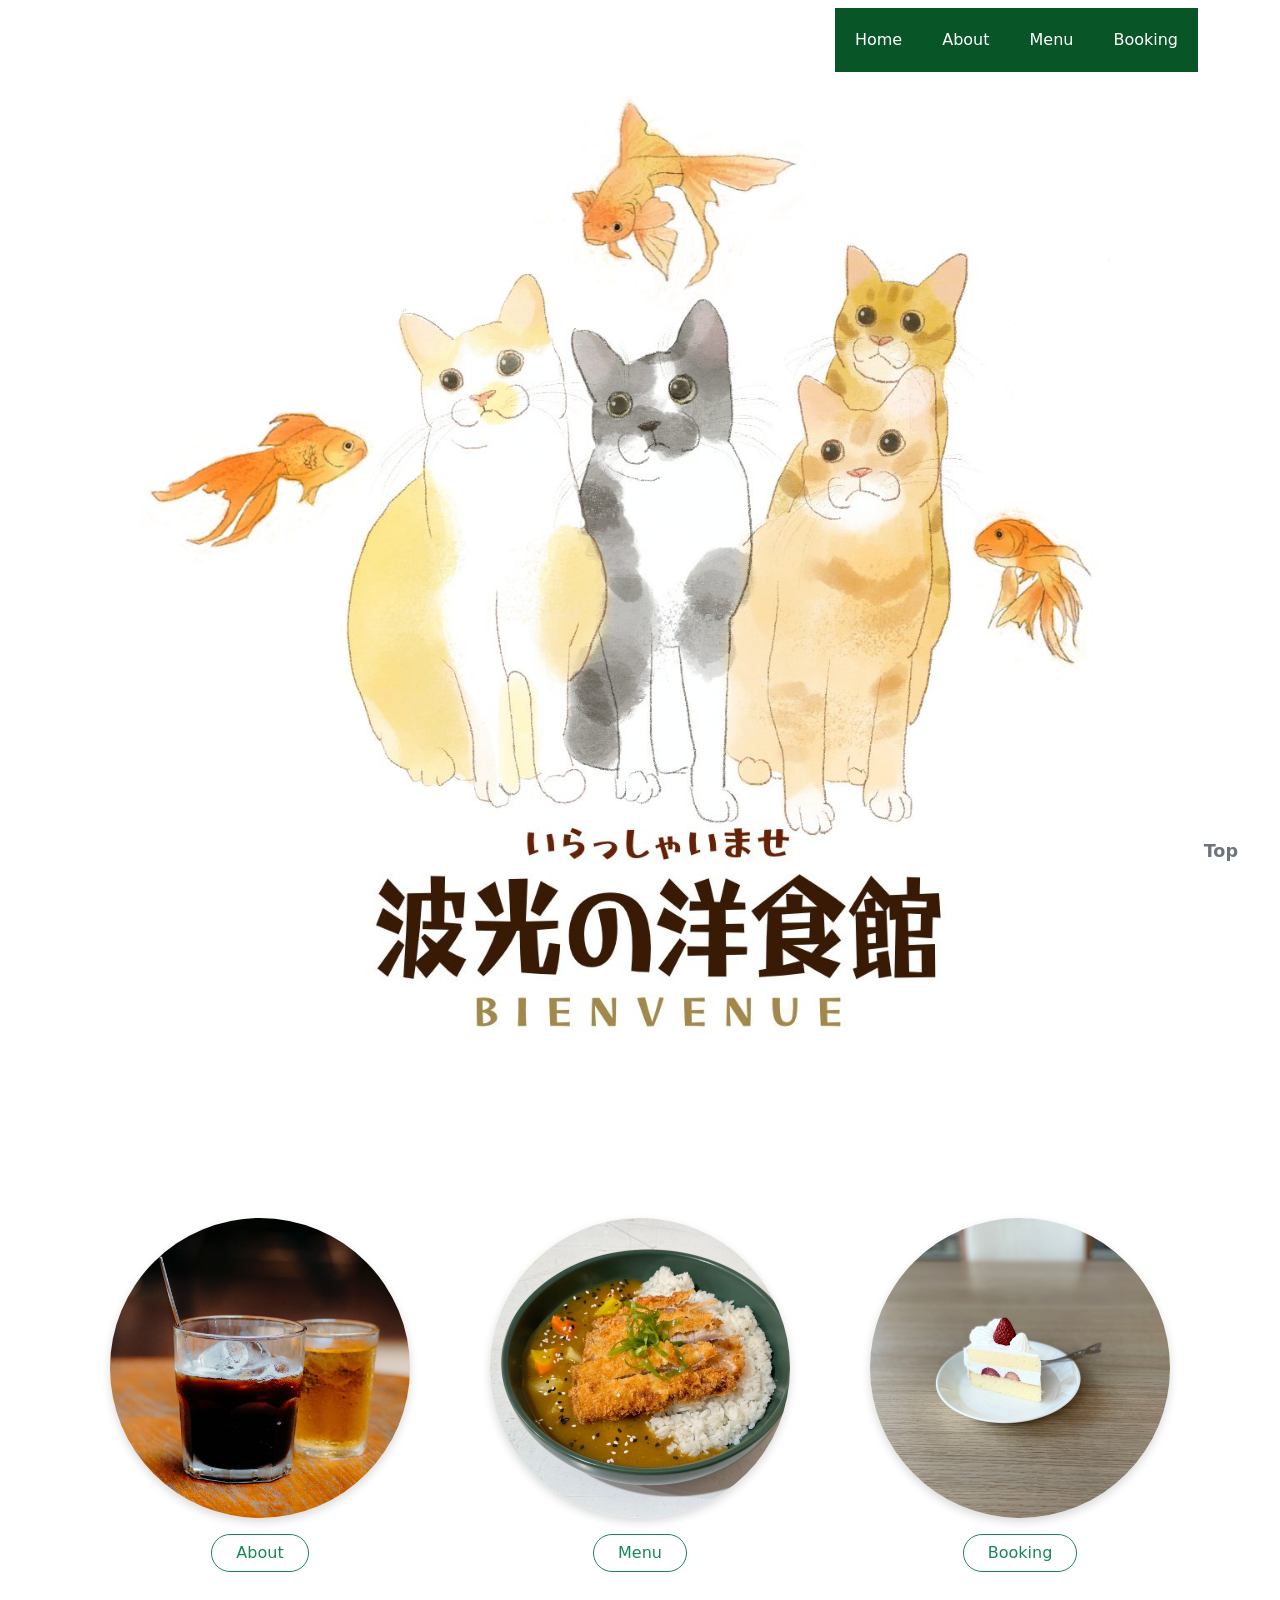
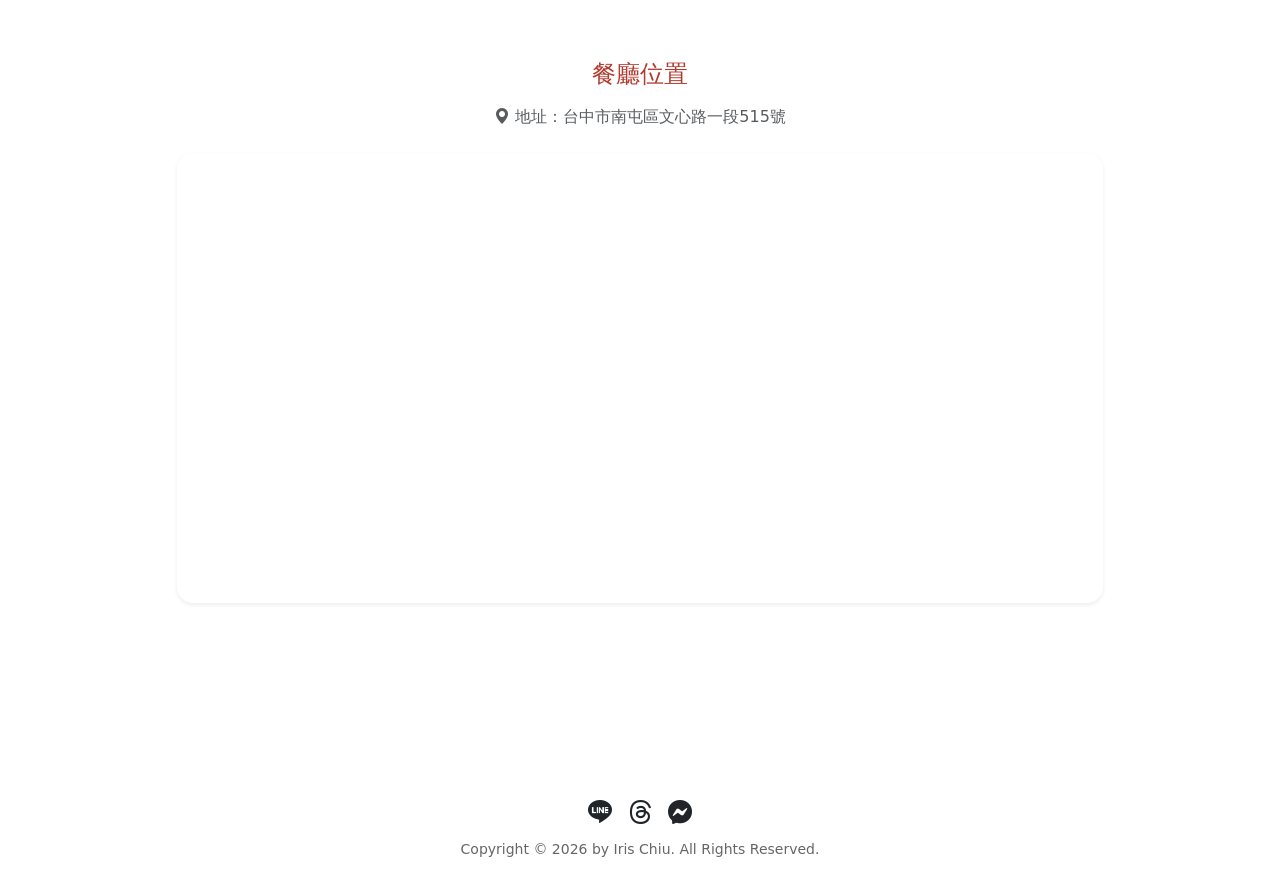
<file: index.html>
<!DOCTYPE html>
<html lang="zh-Hant">

<head>
    <meta charset="UTF-8">
    <meta name="viewport" content="width=device-width, initial-scale=1.0">
    <title>波光の洋食館 | Home</title>

    <link rel="icon" href="./image/egg-fried.svg">
    <link href="https://cdn.jsdelivr.net/npm/bootstrap@5.3.8/dist/css/bootstrap.min.css" rel="stylesheet"
        integrity="sha384-sRIl4kxILFvY47J16cr9ZwB07vP4J8+LH7qKQnuqkuIAvNWLzeN8tE5YBujZqJLB" crossorigin="anonymous">
    <link rel="stylesheet" href="https://cdn.jsdelivr.net/npm/bootstrap-icons@1.13.1/font/bootstrap-icons.min.css">
    <link rel="stylesheet" href="./navStyle.css">
    <link rel="stylesheet" href="./myStyle.css">
</head>

<body>

    <!-- 導覽列 -->
    <div>
        <nav class="navbar navbar-expand-lg fixed-top">
            <div class="container d-flex justify-content-end">
                <ul class="navBar d-flex list-unstyled m-0">
                    <li><a href="./index.html" class="nav-link">Home</a></li>
                    <li><a href="./about.html" class="nav-link">About</a></li>
                    <li><a href="./menu.html" class="nav-link">Menu</a></li>
                    <li><a href="./booking.html" class="nav-link">Booking</a></li>
                </ul>
            </div>
        </nav>
        <div class="container" style="padding-top: 50px;"></div>
    </div>

    <br>


    <div class="container text-center">
        <img class="img-fluid" src="./image/welcome.jpg" style="width:100%; max-width:1000px; height:auto;" alt="歡迎光臨波光の洋食館">
    </div>


    <br><br><br><br>


    <div class="container text-center my-5">
        <div class="row">
            <div class="col-lg-4 col-md-12 mb-4">
                <figure class="figure d-flex flex-column align-items-center">
                    <a href="./about.html">
                        <img class="figure-img img-fluid rounded-circle circle-img" src="./image/coffee.jpg"
                            alt="About關於我們">
                    </a>
                    <figcaption class="figure-caption mt-2">
                        <a href="./about.html" class="btn btn-outline-success rounded-pill px-4 myBtn">About</a>
                    </figcaption>
                </figure>
            </div>

            <div class="col-lg-4 col-md-12 mb-4">
                <figure class="figure d-flex flex-column align-items-center">
                    <a href="./menu.html">
                        <img class="figure-img img-fluid rounded-circle circle-img" src="./image/currytonkatsu2.jpg"
                            alt="Menu菜單">
                    </a>
                    <figcaption class="figure-caption mt-2">
                        <a href="./menu.html" class="btn btn-outline-success rounded-pill px-4">Menu</a>
                    </figcaption>
                </figure>
            </div>

            <div class="col-lg-4 col-md-12 mb-4">
                <figure class="figure d-flex flex-column align-items-center">
                    <a href="./booking.html">
                        <img class="figure-img img-fluid rounded-circle circle-img" src="./image/cake.jpg"
                            alt="Booking立即訂位">
                    </a>
                    <figcaption class="figure-caption mt-2">
                        <a href="./booking.html" class="btn btn-outline-success rounded-pill px-4">Booking</a>
                    </figcaption>
                </figure>
            </div>
        </div>
    </div>



    <div class="container my-5">
        <div class="row justify-content-center">
            <div class="col-lg-10 text-center">

                <h4 class="mb-3" style="color:#B23A2F;">餐廳位置</h4>
                <p class=" text-muted mb-4"><i class="bi bi-geo-alt-fill"></i> 地址：台中市南屯區文心路一段515號</p>

                    <div class="map-container shadow-sm rounded-4 overflow-hidden">

                        <iframe
                            src="https://www.google.com/maps/embed?pb=!1m18!1m12!1m3!1d58246.48222173293!2d120.65233659999998!3d24.15752035!2m3!1f0!2f0!3f0!3m2!1i1024!2i768!4f13.1!3m3!1m2!1s0x34693d9443abb40b%3A0x341dfb998d9c79cd!2z5rC05a6J5a6u!5e0!3m2!1szh-TW!2stw!4v1784685748937!5m2!1szh-TW!2stw"
                            width="100%" height="450" style="border:0;" allowfullscreen="" loading="lazy"
                            title="波光の洋食館 地圖位置"
                            referrerpolicy="no-referrer-when-downgrade">
                        </iframe>
                    </div>
            </div>
        </div>
    </div>

    <br><br><br><br><br>

    <a href="#" class="btn back-to-top">Top</a>

    <footer class="text-center my-4">
        <div class="mb-2">
            <div class="d-flex justify-content-center gap-3 fs-4">
                <i class="bi bi-line"></i>
                <i class="bi bi-threads"></i>
                <i class="bi bi-messenger"></i>
            </div>
        </div>

        <p class="copyright m-0">
            Copyright &copy; <span id="current-year"></span> by Iris Chiu. All Rights Reserved.
        </p>
    </footer>



    <script>
        document.getElementById("current-year").textContent = new Date().getFullYear();
    </script>

    <script src="./js/bootstrap.bundle.min.js"></script>
</body>

</html>
</file>
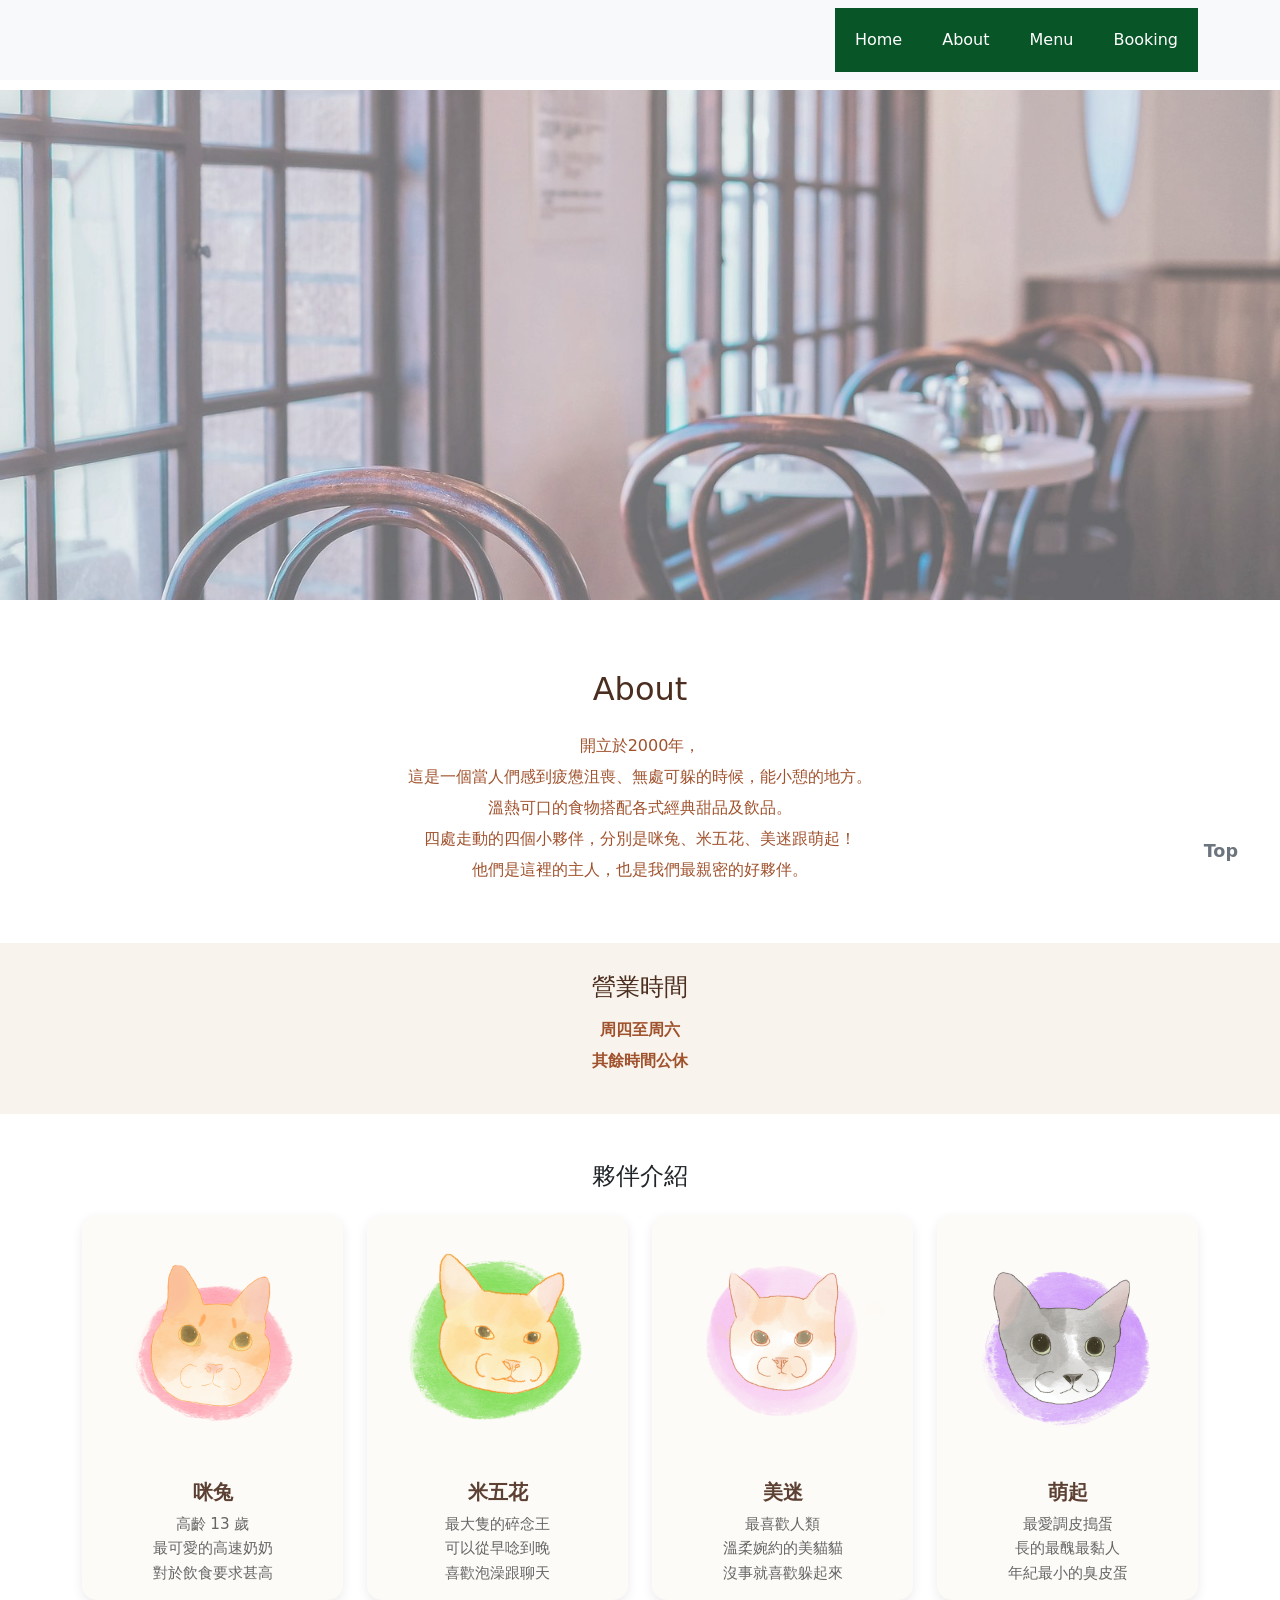
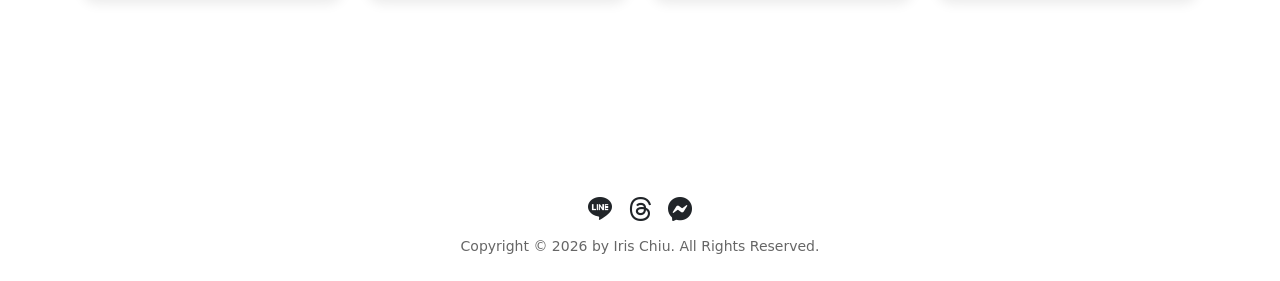
<file: about.html>
<!DOCTYPE html>
<html lang="zh-Hant">

<head>
    <meta charset="UTF-8">
    <meta name="viewport" content="width=device-width, initial-scale=1.0">
    <title>波光の洋食館 | About</title>

    <link rel="icon" href="./image/egg-fried.svg">

    <link href="https://cdn.jsdelivr.net/npm/bootstrap@5.3.3/dist/css/bootstrap.min.css" rel="stylesheet">

    <link rel="stylesheet" href="https://cdn.jsdelivr.net/npm/bootstrap-icons@1.13.1/font/bootstrap-icons.min.css">
    <link rel="stylesheet" href="./navStyle.css">
    <link rel="stylesheet" href="./myStyle.css">

</head>

<body>
    <div>
        <nav class="navbar navbar-expand-lg bg-light fixed-top">
            <div class="container d-flex justify-content-end">
                <ul class="navBar d-flex list-unstyled m-0">
                    <li><a href="./index.html" class="nav-link">Home</a></li>
                    <li><a href="./about.html" class="nav-link">About</a></li>
                    <li><a href="./menu.html" class="nav-link">Menu</a></li>
                    <li><a href="./booking.html" class="nav-link">Booking</a></li>
                </ul>
            </div>
        </nav>
        <div class="container" style="padding-top: 70px;"></div>
    </div>


    <div>
        <div class="welcome">
            <img src="./image/coffeeshop.jpg" alt="歡迎光臨" style="opacity: 0.7;">
        </div>

        <div class="aboutText">
            <h3>About</h3>
            <p>開立於2000年，</p>
            <p>這是一個當人們感到疲憊沮喪、無處可躲的時候，能小憩的地方。</p>
            <p>溫熱可口的食物搭配各式經典甜品及飲品。</p>
            <p>四處走動的四個小夥伴，分別是咪兔、米五花、美迷跟萌起！</p>
            <p>他們是這裡的主人，也是我們最親密的好夥伴。</p>

        </div>
        <div class="aboutHours">
            <h4>營業時間</h4>
            <p>周四至周六</p>
            <p>其餘時間公休</p>
        </div>
    </div>


    <div class="container my-5">
        <h4 class="text-center mb-4">夥伴介紹</h4>

        <div class="row g-4">
            <div class="col-lg-3 col-sm-6">
                <div class="staffCard">
                    <div class="card-img-wrapper">
                        <img src="./image/Me_too.png" class="img-main" alt="咪兔預設圖">
                        <img src="./image/metoo.JPG" class="img-hover" alt="咪兔懸停圖">
                    </div>
                    <div class="staffInfo">
                        <h5>咪兔</h5>
                        <p>高齡 13 歲<br>最可愛的高速奶奶<br>對於飲食要求甚高</p>
                    </div>
                </div>
            </div>

            <div class="col-lg-3 col-sm-6">
                <div class="staffCard">
                    <div class="card-img-wrapper">
                        <img src="./image/Flower.png" class="img-main" alt="米五花預設圖">
                        <img src="./image/flower.JPG" class="img-hover" alt="米五花懸停圖">
                    </div>
                    <div class="staffInfo">
                        <h5>米五花</h5>
                        <p>最大隻的碎念王<br>可以從早唸到晚<br>喜歡泡澡跟聊天</p>
                    </div>
                </div>
            </div>

            <div class="col-lg-3 col-sm-6">
                <div class="staffCard">
                    <div class="card-img-wrapper">
                        <img src="./image/Pretty.png" class="img-main" alt="美迷預設圖">
                        <img src="./image/pretty.jpg" class="img-hover" alt="美迷懸停圖">
                    </div>
                    <div class="staffInfo">
                        <h5>美迷</h5>
                        <p>最喜歡人類<br>溫柔婉約的美貓貓<br>沒事就喜歡躲起來</p>
                    </div>
                </div>
            </div>

            <div class="col-lg-3 col-sm-6">
                <div class="staffCard">
                    <div class="card-img-wrapper">
                        <img src="./image/Monmouth.png" class="img-main" alt="萌起預設圖">
                        <img src="./image/monchi.JPG" class="img-hover" alt="萌起懸停圖">
                    </div>
                    <div class="staffInfo">
                        <h5>萌起</h5>
                        <p>最愛調皮搗蛋<br>長的最醜最黏人<br>年紀最小的臭皮蛋</p>
                    </div>
                </div>
            </div>
        </div>
    </div>


   
    <br><br><br><br><br>

    <a href="#" class="btn back-to-top">Top</a>

    <footer class="text-center my-4">
        <div class="mb-2">
            <div class="d-flex justify-content-center gap-3 fs-4">
                <i class="bi bi-line"></i>
                <i class="bi bi-threads"></i>
                <i class="bi bi-messenger"></i>
            </div>
        </div>

        <p class="copyright m-0">
            Copyright &copy; <span id="current-year"></span> by Iris Chiu. All Rights Reserved.
        </p>
    </footer>

    <script>
        document.getElementById('current-year').textContent = new Date().getFullYear();
    </script>

</body>

</html>
</file>
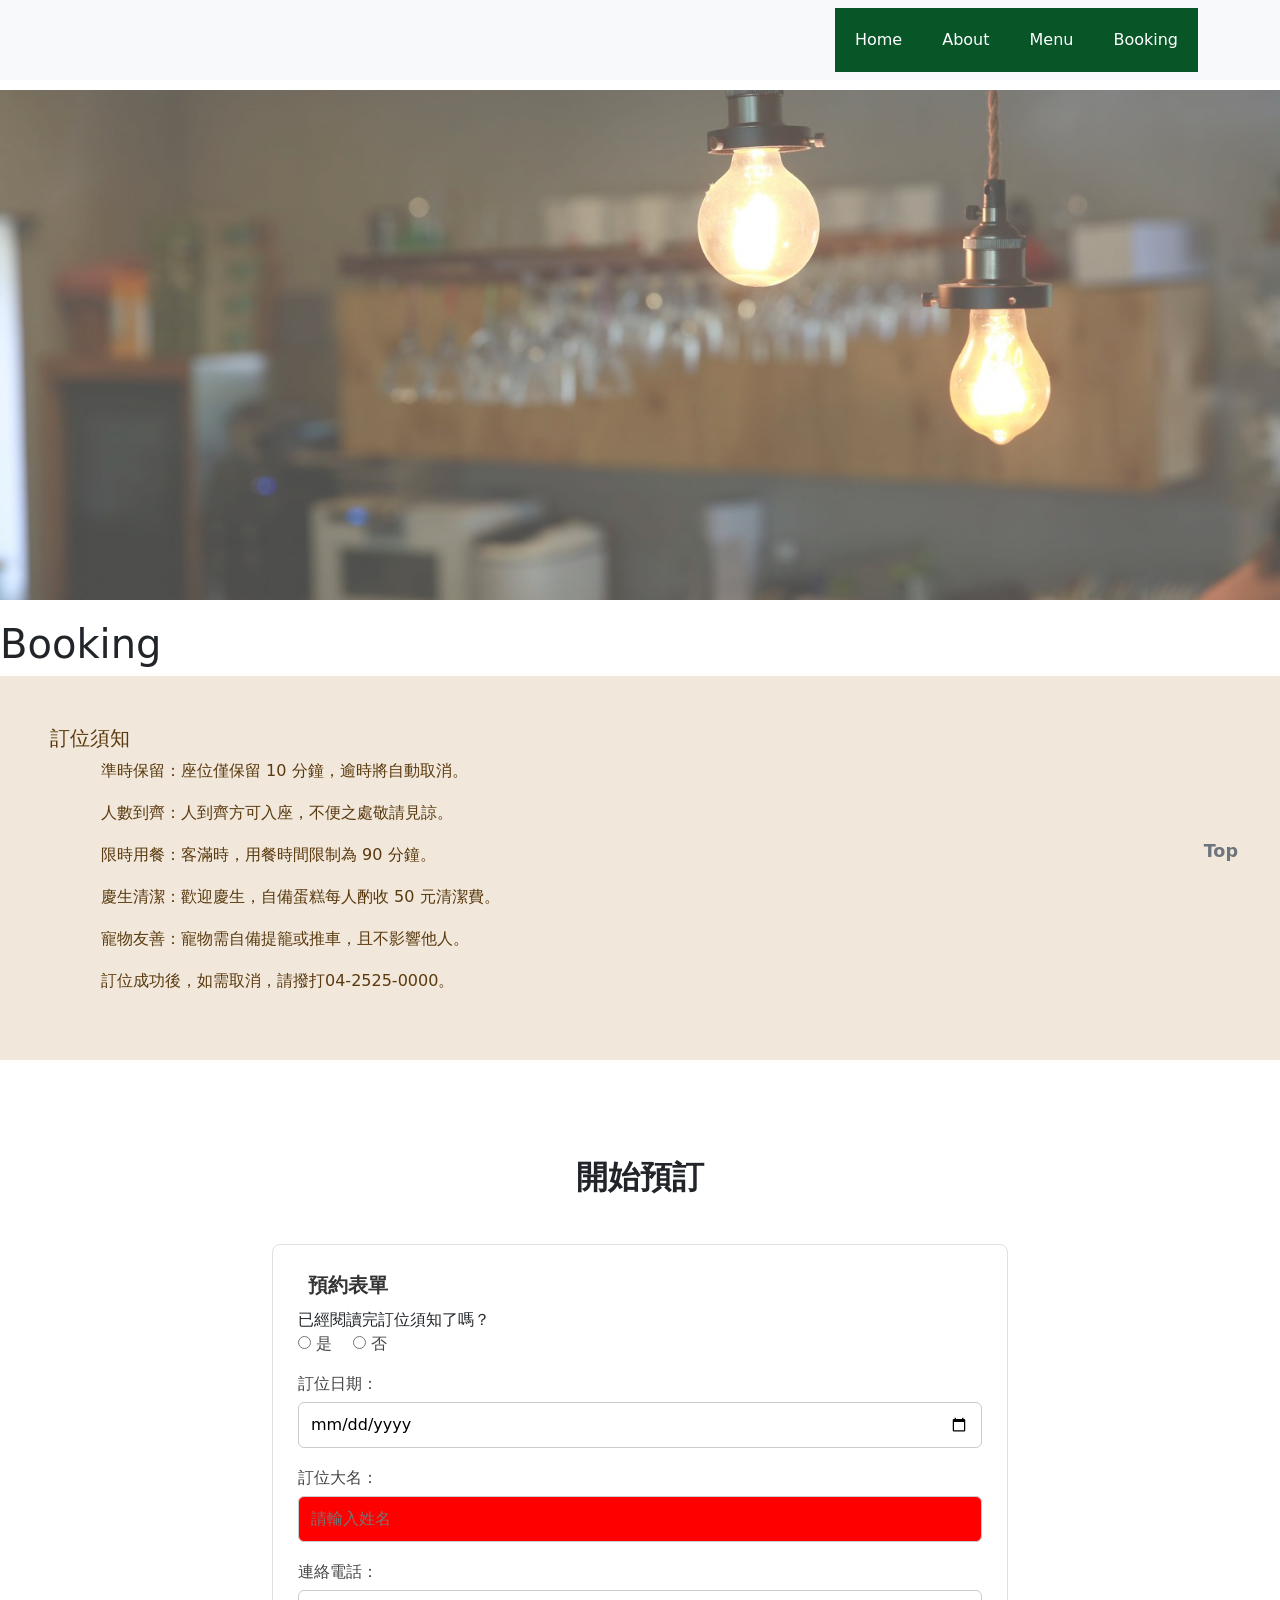
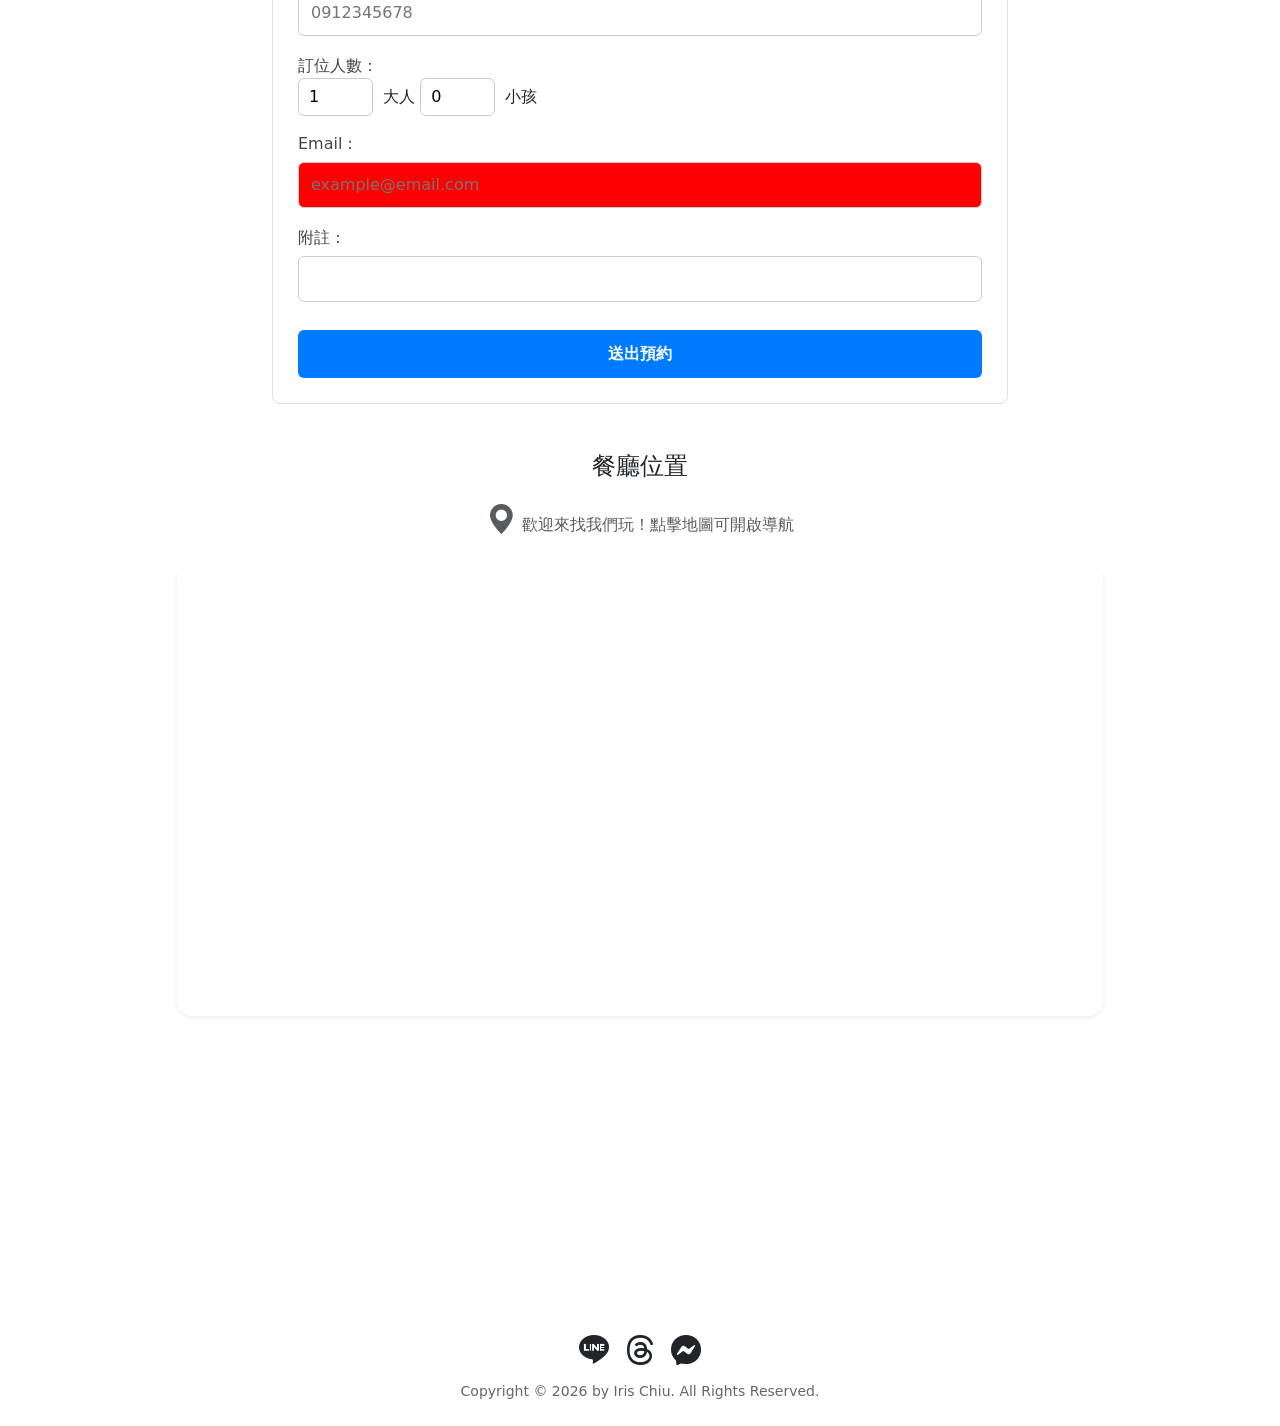
<file: booking.html>
<!DOCTYPE html>
<html lang="zh-Hant">

<head>
    <meta charset="UTF-8">
    <meta name="viewport" content="width=device-width, initial-scale=1.0">
    <title>波光の洋食館 | Booking</title>
    <link rel="icon" href="./image/egg-fried.svg">


    <link href="https://cdn.jsdelivr.net/npm/bootstrap@5.3.3/dist/css/bootstrap.min.css" rel="stylesheet">
    <link rel="stylesheet" href="https://cdn.jsdelivr.net/npm/bootstrap-icons@1.13.1/font/bootstrap-icons.min.css">
    <link rel="stylesheet" href="./navStyle.css">
    <link rel="stylesheet" href="./myStyle.css">

    <style>
        i {
            font-size: 30px;
        }


        i:hover {
            color: rgb(141, 28, 20);
        }

        input [type="radio"] {
            cursor: pointer;
        }

        input[type="email"]:valid,
        input[type="text"]:vaild {
            background-color: green;
        }

        input[type="email"]:invalid,
        input[type="text"]:invalid {
            background-color: red;
        }

        .myRule {
            background-color: rgb(241, 232, 219);
            color: #5a390e;
            margin-bottom: 50px;
            padding: 50px;
        }

        .myRule p {
            padding: 1px;
            margin-left: 50px;
        }

        .div booking {
            background: #eaf8e7;
            font-style: bold;
            font-size: 16px;
        }
    </style>



</head>

<body>

    <div>
        <nav class="navbar navbar-expand-lg bg-light fixed-top">
            <div class="container d-flex justify-content-end">
                <ul class="navBar d-flex list-unstyled m-0">
                    <li><a href="./index.html" class="nav-link">Home</a></li>
                    <li><a href="./about.html" class="nav-link">About</a></li>
                    <li><a href="./menu.html" class="nav-link">Menu</a></li>
                    <li><a href="./booking.html" class="nav-link">Booking</a></li>
                </ul>
            </div>
        </nav>
        <div class="container" style="padding-top: 70px;"></div>
    </div>

    <div class="welcome">
        <img src="./image/bookingpage.jpg" alt="預定頁面" style="opacity: 0.7;">
    </div>

    <div>
        <h1>Booking</h1>

        <div class="myRule">
            <h5>訂位須知</h5>
            <p>準時保留：座位僅保留 10 分鐘，逾時將自動取消。</p>
            <p>人數到齊：人到齊方可入座，不便之處敬請見諒。</p>
            <p>限時用餐：客滿時，用餐時間限制為 90 分鐘。</p>
            <p>慶生清潔：歡迎慶生，自備蛋糕每人酌收 50 元清潔費。</p>
            <p>寵物友善：寵物需自備提籠或推車，且不影響他人。</p>
            <p>訂位成功後，如需取消，請撥打04-2525-0000。</p>

        </div>
    </div>

    <br><br>

    <div class="w-100">
        <h2 class="text-center" style="font-weight: bold;">開始預訂</h2>
    </div>
    <div>



    </div>

    <div class="container my-5">
        <div class="row justify-content-center mb-5">
            <div class="col-lg-8 col-md-10">
                <div id="booking">
                    <form action="https://formspree.io/f/YOUR_FORM_ID" method="POST">
                        <fieldset>
                            <legend>預約表單</legend>

                            <p class="mb-3">
                                已經閱讀完訂位須知了嗎？<br>
                                <label class="me-3"><input name="read" type="radio" value="是" required> 是</label>
                                <label><input name="read" type="radio" value="否" required> 否</label>
                            </p>

                            <label for="bookingDate">訂位日期：</label>
                            <input type="date" id="bookingDate" name="bookingDate" required>

                            <label for="userName">訂位大名：</label>
                            <input type="text" id="userName" name="userName" placeholder="請輸入姓名" required>

                            <label for="userTel">連絡電話：</label>
                            <input type="tel" id="userTel" name="userTel" pattern="^09\d{8}$" placeholder="0912345678"
                                required>

                            <p class="mb-3">
                                <label>訂位人數：</label><br>
                                <input type="number" name="adults" min="1" max="20" value="1" required> 大人
                                <input type="number" name="children" min="0" max="20" value="0"> 小孩
                            </p>

                            <label for="userEmail">Email：</label>
                            <input type="email" id="userEmail" name="userEmail" placeholder="example@email.com"
                                required>

                            <label for="note">附註：</label>
                            <input type="text" id="note" name="note">

                            <button type="submit">送出預約</button>
                        </fieldset>
                    </form>
                </div>
            </div>
        </div>

        <div class="row justify-content-center">
            <div class="col-lg-10 text-center">
                <h4 class="mb-3">餐廳位置</h4>
                <p class="text-muted mb-4"><i class="bi bi-geo-alt-fill"></i> 歡迎來找我們玩！點擊地圖可開啟導航</p>

                <div class="map-container shadow-sm rounded-4 overflow-hidden">
                    <iframe src="https://maps.google.com/maps?q=Taichung&t=&z=13&ie=UTF8&iwloc=&output=embed"
                        width="100%" height="450" style="border:0;" allowfullscreen="" loading="lazy"
                        referrerpolicy="no-referrer-when-downgrade">
                    </iframe>
                </div>
            </div>
        </div>
    </div>

    <br><br><br><br><br><br><br><br><br><br>
    <a href="#" class="btn back-to-top">Top</a>

    <footer class="text-center my-4">
        <div class="mb-2">
            <div class="d-flex justify-content-center gap-3 fs-4">
                <i class="bi bi-line"></i>
                <i class="bi bi-threads"></i>
                <i class="bi bi-messenger"></i>
            </div>
        </div>

        <p class="copyright m-0">
            Copyright &copy; <span id="current-year"></span> by Iris Chiu. All Rights Reserved.
        </p>
    </footer>







    <script>
        document.getElementById('current-year').textContent = new Date().getFullYear();
    </script>

</body>

</html>
</file>
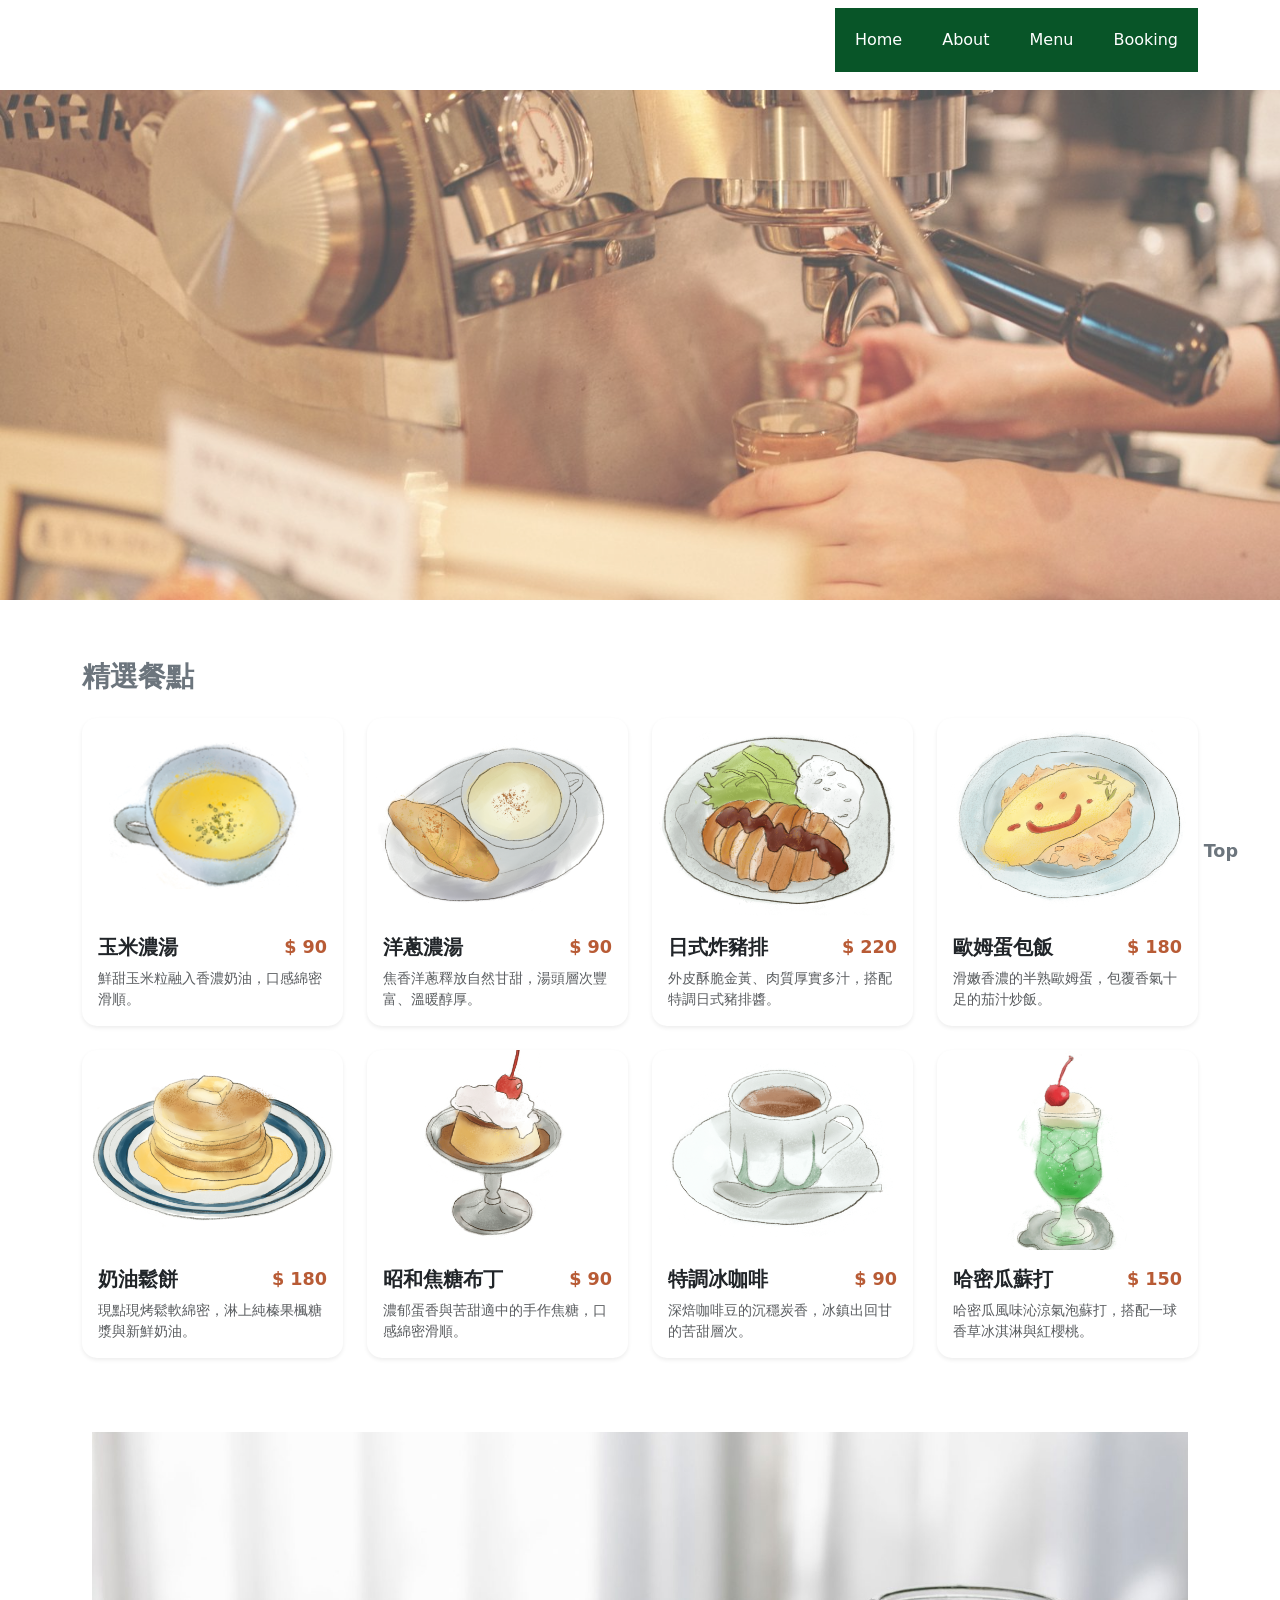
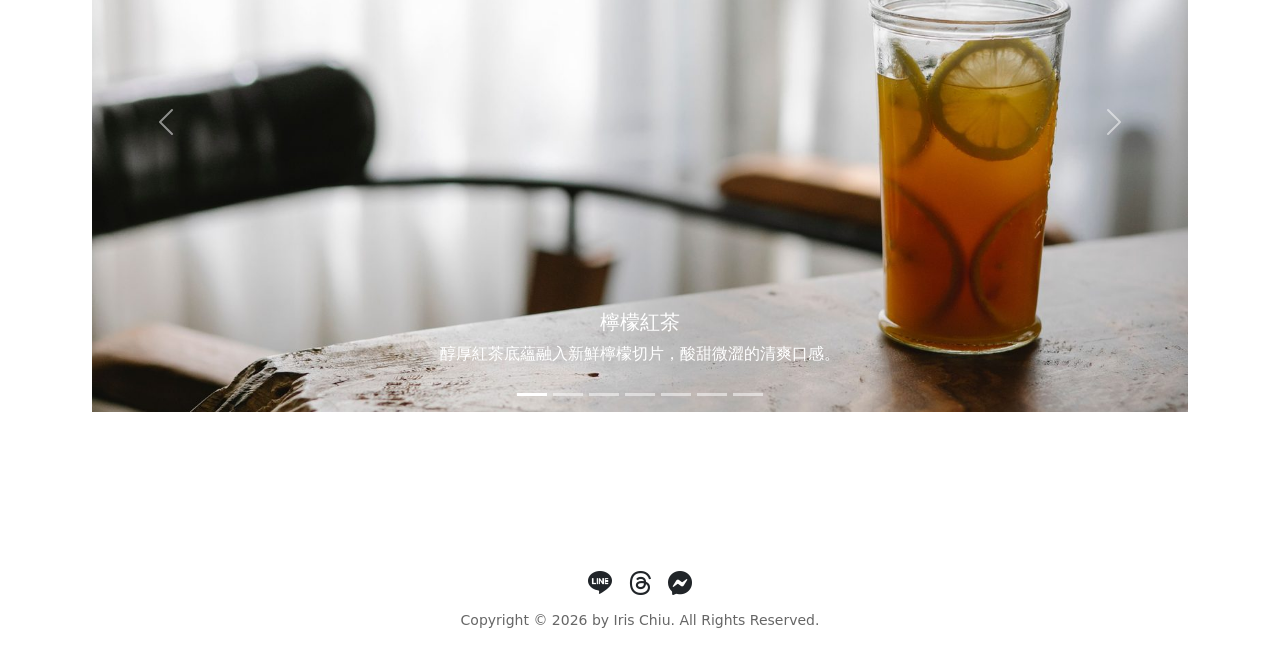
<file: menu.html>
<!DOCTYPE html>
<html lang="zh-Hant">

<head>
    <meta charset="UTF-8">
    <meta name="viewport" content="width=device-width, initial-scale=1.0">
    <title>波光の洋食館 | Menu</title>
    <link rel="icon" href="./image/egg-fried.svg">

    <link href="https://cdn.jsdelivr.net/npm/bootstrap@5.3.3/dist/css/bootstrap.min.css" rel="stylesheet">

    <link rel="stylesheet" href="https://cdn.jsdelivr.net/npm/bootstrap-icons@1.13.1/font/bootstrap-icons.min.css">
    <link rel="stylesheet" href="./navStyle.css">
    <link rel="stylesheet" href="./myStyle.css">

    <style>
        .carousel-item img {
            padding: 10px;
            width: 100%;
            height: 600px;
            object-fit: cover;
        }

        .myPlate img {
            padding: 30px;
            width: 00px;
            height: 100%;
        }

        .img-fluid {
            max-width: 100%;
            height: auto;
        }
    </style>

</head>

<body>

    <div>
        <nav class="navbar navbar-expand-lg fixed-top">
            <div class="container d-flex justify-content-end">
                <ul class="navBar d-flex list-unstyled m-0">
                    <li><a href="./index.html" class="nav-link">Home</a></li>
                    <li><a href="./about.html" class="nav-link">About</a></li>
                    <li><a href="./menu.html" class="nav-link">Menu</a></li>
                    <li><a href="./booking.html" class="nav-link">Booking</a></li>
                </ul>
            </div>
        </nav>
        <div class="container" style="padding-top: 70px;"></div>
    </div>

    <div class="welcome">
        <img src="./image/menupage.jpg" alt="菜單頁面" style="opacity: 0.7;">
    </div>

    <br>

    <div class="container my-3">
        <h3 class="text-start mb-4 text-secondary" style="font-weight: bold;">精選餐點</h3>

        <div class="row g-4">
            <div class="col-lg-3 col-md-6">
                <div class="card h-100 menu-card border-0 shadow-sm">
                    <img src="./image/soup1.png" class="card-img-top menu-img" alt="焦糖手工布丁">
                    <div class="card-body d-flex flex-column">
                        <div class="d-flex justify-content-between align-items-center mb-2">
                            <h5 class="card-title m-0 fw-bold">玉米濃湯</h5>
                            <span class="price-tag">$ 90</span>
                        </div>
                        <p class="card-text text-muted small flex-grow-1">
                            鮮甜玉米粒融入香濃奶油，口感綿密滑順。
                        </p>
                    </div>
                </div>
            </div>

            <div class="col-lg-3 col-md-6">
                <div class="card h-100 menu-card border-0 shadow-sm">
                    <img src="./image/soup2.png" class="card-img-top menu-img" alt="焦糖手工布丁">
                    <div class="card-body d-flex flex-column">
                        <div class="d-flex justify-content-between align-items-center mb-2">
                            <h5 class="card-title m-0 fw-bold">洋蔥濃湯</h5>
                            <span class="price-tag">$ 90</span>
                        </div>
                        <p class="card-text text-muted small flex-grow-1">
                            焦香洋蔥釋放自然甘甜，湯頭層次豐富、溫暖醇厚。
                        </p>
                    </div>
                </div>
            </div>

            <div class="col-lg-3 col-md-6">
                <div class="card h-100 menu-card border-0 shadow-sm">
                    <img src="./image/tonkatsu.png" class="card-img-top menu-img" alt="日式炸豬排">
                    <div class="card-body d-flex flex-column">
                        <div class="d-flex justify-content-between align-items-center mb-2">
                            <h5 class="card-title m-0 fw-bold">日式炸豬排</h5>
                            <span class="price-tag">$ 220</span>
                        </div>
                        <p class="card-text text-muted small flex-grow-1">
                            外皮酥脆金黃、肉質厚實多汁，搭配特調日式豬排醬。
                        </p>
                    </div>
                </div>
            </div>

            <div class="col-lg-3 col-md-6">
                <div class="card h-100 menu-card border-0 shadow-sm">
                    <img src="./image/omurice.png" class="card-img-top menu-img" alt="經典蛋包飯">
                    <div class="card-body d-flex flex-column">
                        <div class="d-flex justify-content-between align-items-center mb-2">
                            <h5 class="card-title m-0 fw-bold">歐姆蛋包飯</h5>
                            <span class="price-tag">$ 180</span>
                        </div>
                        <p class="card-text text-muted small flex-grow-1">
                            滑嫩香濃的半熟歐姆蛋，包覆香氣十足的茄汁炒飯。
                        </p>
                    </div>
                </div>
            </div>

            <div class="col-lg-3 col-md-6">
                <div class="card h-100 menu-card border-0 shadow-sm">
                    <img src="./image/pancake.png" class="card-img-top menu-img" alt="手作美式鬆餅">
                    <div class="card-body d-flex flex-column">
                        <div class="d-flex justify-content-between align-items-center mb-2">
                            <h5 class="card-title m-0 fw-bold">奶油鬆餅</h5>
                            <span class="price-tag">$ 180</span>
                        </div>
                        <p class="card-text text-muted small flex-grow-1">
                            現點現烤鬆軟綿密，淋上純榛果楓糖漿與新鮮奶油。
                        </p>
                    </div>
                </div>
            </div>

            <div class="col-lg-3 col-md-6">
                <div class="card h-100 menu-card border-0 shadow-sm">
                    <img src="./image/pudding.png" class="card-img-top menu-img" alt="焦糖手工布丁">
                    <div class="card-body d-flex flex-column">
                        <div class="d-flex justify-content-between align-items-center mb-2">
                            <h5 class="card-title m-0 fw-bold">昭和焦糖布丁</h5>
                            <span class="price-tag">$ 90</span>
                        </div>
                        <p class="card-text text-muted small flex-grow-1">
                            濃郁蛋香與苦甜適中的手作焦糖，口感綿密滑順。
                        </p>
                    </div>
                </div>
            </div>

            <div class="col-lg-3 col-md-6">
                <div class="card h-100 menu-card border-0 shadow-sm">
                    <img src="./image/coffeepaint.png" class="card-img-top menu-img" alt="焦糖手工布丁">
                    <div class="card-body d-flex flex-column">
                        <div class="d-flex justify-content-between align-items-center mb-2">
                            <h5 class="card-title m-0 fw-bold">特調冰咖啡</h5>
                            <span class="price-tag">$ 90</span>
                        </div>
                        <p class="card-text text-muted small flex-grow-1">
                            深焙咖啡豆的沉穩炭香，冰鎮出回甘的苦甜層次。
                        </p>
                    </div>
                </div>
            </div>

            <div class="col-lg-3 col-md-6">
                <div class="card h-100 menu-card border-0 shadow-sm">
                    <img src="./image/sodapaint.png" class="card-img-top menu-img" alt="焦糖手工布丁">
                    <div class="card-body d-flex flex-column">
                        <div class="d-flex justify-content-between align-items-center mb-2">
                            <h5 class="card-title m-0 fw-bold">哈密瓜蘇打</h5>
                            <span class="price-tag">$ 150</span>
                        </div>
                        <p class="card-text text-muted small flex-grow-1">
                            哈密瓜風味沁涼氣泡蘇打，搭配一球香草冰淇淋與紅櫻桃。
                        </p>
                    </div>
                </div>
            </div>

        </div>
    </div>


    <br><br>
    
    <div class="container">
        <div id="foody" class="carousel slide">
            <div class="carousel-indicators">
                <button type="button" data-bs-target="#foody" data-bs-slide-to="0" class="active" aria-current="true"
                    aria-label="Slide 1"></button>
                <button type="button" data-bs-target="#foody" data-bs-slide-to="1" aria-label="Slide 2"></button>
                <button type="button" data-bs-target="#foody" data-bs-slide-to="2" aria-label="Slide 3"></button>
                <button type="button" data-bs-target="#foody" data-bs-slide-to="3" aria-label="Slide 4"></button>
                <button type="button" data-bs-target="#foody" data-bs-slide-to="4" aria-label="Slide 5"></button>
                <button type="button" data-bs-target="#foody" data-bs-slide-to="5" aria-label="Slide 6"></button>
                <button type="button" data-bs-target="#foody" data-bs-slide-to="6" aria-label="Slide 7"></button>
                
            </div>
            <div class="carousel-inner">
                <div class="carousel-item active">
                    <img src="./image/lemonjuice.jpg" class="d-block w-100" alt="...">
                    <div class="carousel-caption d-none d-md-block">
                        <h5>檸檬紅茶</h5>
                        <p>醇厚紅茶底蘊融入新鮮檸檬切片，酸甜微澀的清爽口感。</p>
                    </div>
                </div>
                <div class="carousel-item">
                    <img src="./image/coffee.jpg" class="d-block w-100" alt="...">
                    <div class="carousel-caption d-none d-md-block">
                        <h5>喫茶冰滴咖啡</h5>
                        <p>時間慢滴出的琥珀精華，口感圓潤澄澈，帶有淡淡酒香與沉靜果酸。</p>
                    </div>
                </div>
                <div class="carousel-item">
                    <img src="./image/currytonkatsu2.jpg" class="d-block w-100" alt="...">
                    <div class="carousel-caption d-none d-md-block">
                        <h5>咖哩豬排飯</h5>
                        <p>熟成咖哩的深邃香氣包裹著金黃香酥厚切豬排，每咬一口都是滿足的紮實口感。</p>
                    </div>
                </div>
                <div class="carousel-item">
                    <img src="./image/ebifry.jpg" class="d-block w-100" alt="...">
                    <div class="carousel-caption d-none d-md-block">
                        <h5>天婦羅炸蝦</h5>
                        <p>麵衣酥翠輕盈、蝦肉鮮甜彈牙，沾上特製蘿蔔泥沾醬，清爽不油膩的經典和風。</p>
                    </div>
                </div>

                <div class="carousel-item">
                    <img src="./image/pasta.jpg" class="d-block w-100" alt="...">
                    <div class="carousel-caption d-none d-md-block">
                        <h5>茄汁肉醬義大利麵</h5>
                        <p>拿坡里式的濃郁番茄酸甜，與多汁肉醬充分拌炒，沾附彈牙麵條的懷舊好滋味。</p>
                    </div>
                </div>
                
                <div class="carousel-item">
                    <img src="./image/strawcake2.jpg" class="d-block w-100" alt="...">
                    <div class="carousel-caption d-none d-md-block">
                        <h5>草莓鮮奶油蛋糕</h5>
                        <p>蓬鬆綿密的戚風蛋糕體，夾入多汁酸甜草莓與輕盈鮮奶油，優雅交織的甜美典範。</p>
                    </div>
                </div>
                
                <div class="carousel-item">
                    <img src="./image/pancke2.jpg" class="d-block w-100" alt="...">
                    <div class="carousel-caption d-none d-md-block">
                        <h5>手作鬆餅</h5>
                        <p>現點現煎的熱騰騰麵香，外酥內軟、空氣感十足，淋上楓糖漿即可享受純粹幸福。</p>
                    </div>
                </div>
           
            </div>
            <button class="carousel-control-prev" type="button" data-bs-target="#foody" data-bs-slide="prev">
                <span class="carousel-control-prev-icon" aria-hidden="true"></span>
                <span class="visually-hidden">Previous</span>
            </button>
            <button class="carousel-control-next" type="button" data-bs-target="#foody" data-bs-slide="next">
                <span class="carousel-control-next-icon" aria-hidden="true"></span>
                <span class="visually-hidden">Next</span>
            </button>
        </div>
    </div>



    <br><br><br><br><br>

    <a href="#" class="btn back-to-top">Top</a>

    <footer class="text-center my-4">
        <div class="mb-2">
            <div class="d-flex justify-content-center gap-3 fs-4">
                <i class="bi bi-line"></i>
                <i class="bi bi-threads"></i>
                <i class="bi bi-messenger"></i>
            </div>
        </div>

        <p class="copyright m-0">
            Copyright &copy; <span id="current-year"></span> by Iris Chiu. All Rights Reserved.
        </p>
    </footer>

    <script>
        document.getElementById('current-year').textContent = new Date().getFullYear();
    </script>
    <script src="./js/bootstrap.bundle.min.js"></script>


</body>

</html>
</file>
<file: navStyle.css>
.navBar {
    list-style-type: none;
    text-align: center;
    background-color: #085528;
}


.navBar li {
    display: inline-block;
    padding: 20px;
}


.navBar li:hover {
    background-color: #b17215;
}


.navBar li a {
    color: white;
    text-align: center;
    text-decoration: none;
}
</file>
<file: myStyle.css>
/* html 首頁 */

.map-container {
    width: 100%;
    max-height: 450px;
    border-radius: 15px;
    box-shadow: 0 4px 15px rgba(0, 0, 0, 0.1);
}

.map-container iframe {
    width: 100%;
    height: 450px;
}





.circle-img {
    width: 300px;
    height: 300px;
    object-fit: cover;
    box-shadow: 0 4px 10px rgba(0, 0, 0, 0.15);
    transition: transform 0.3s ease;
}


.circle-img:hover {
    transform: scale(1.05);
}

.back-to-top {
    position: fixed;
    bottom: 30px;
    right: 30px;
    z-index: 9999;


    background-color: transparent !important;
    border: none !important;
    box-shadow: none !important;

    color: #6c757d;
    font-weight: bold;
    font-size: 1.1rem;
    text-decoration: none;
    transition: color 0.3s ease;
}


.back-to-top:hover {
    color: #000000;
    background-color: transparent !important;
}


/* about 關於 */
/* about的歡迎橫幅 */
.welcome {
    width: 100%;
    height: 550px;
    overflow: hidden;
    position: relative;
}

.welcome img {
    width: 100%;
    height: 100%;
    object-fit: cover;
    object-position: center;

}

.aboutText {
    text-align: center;
    padding: 10px 30px;
    margin: 40px auto;
    max-width: 100%;
}

.aboutText h3 {
    font-size: 2rem;
    color: #4B2E20;
    margin-bottom: 30px;
}

.aboutText p {
    font-size: 1rem;
    color: #A0522D;
    line-height: 1;
    margin-bottom: 15px;
}

.aboutHours {
    text-align: center;
    background-color: #f8f3ec;
    padding: 30px 30px;
    margin: 40px auto;
    max-width: 100%;
}

.aboutHours h4 {
    font-size: 1.5rem;
    color: #4B2E20;
    margin-bottom: 20px;
}

.aboutHours p {
    font-size: 1rem;
    font-weight: bold;
    color: #A0522D;
    line-height: 1;
    margin-bottom: 15px;
}

.staffCard {
    background-color: #fdfbf7;
    border-radius: 15px;
    overflow: hidden;
    box-shadow: 0 4px 12px rgba(0, 0, 0, 0.08);
    transition: transform 0.3s ease;
    text-align: center;
}

.staffCard:hover {
    transform: translateY(-5px);
}

.card-img-wrapper {
    position: relative;
    width: 100%;
    height: 250px;
    overflow: hidden;
}

.card-img-wrapper img {
    position: absolute;
    top: 0;
    left: 0;
    width: 100%;
    height: 100%;
    object-fit: cover;
    transition: opacity 0.4s ease;
}


.img-main {
    opacity: 1;
    z-index: 1;
}

.img-hover {
    opacity: 0;
    z-index: 2;
}

.staffCard:hover .img-main {
    opacity: 0;
}

.staffCard:hover .img-hover {
    opacity: 1;
}

.staffInfo {
    padding: 15px;
}

.staffInfo h5 {
    color: #5c4033;
    font-weight: bold;
    margin-bottom: 8px;
}

.staffInfo p {
    color: #666666;
    font-size: 0.95rem;
    line-height: 1.6;
    margin: 0;
}

.welcome img {
    display: block;
    width: 100%;
    margin: 0;
}

.welcome,
.about-area,
.about-hours {
    margin: 0;
    padding: 20px 0;
}

.about-area h3,
.about-area p,
.about-hours h4,
.about-hours p {
    margin-top: 0;
}



.map-container iframe {
    width: 100%;
    height: 450px;
    display: block;
}



/* menu 菜單 */
.menu-card {
    border-radius: 15px;
    overflow: hidden;
    transition: transform 0.3s ease, box-shadow 0.3s ease;
}

.menu-card:hover {
    transform: translateY(-5px);
    box-shadow: 0 8px 20px rgba(0, 0, 0, 0.12) !important;
}

.menu-img {
    height: 200px;
    object-fit: cover;
}


.price-tag {
    color: #b85b35;
    font-weight: bold;
    font-size: 1.1rem;
}



/* booking 訂位 */
#booking fieldset {
    border: 1px solid #e0e0e0;
    border-radius: 8px;
    padding: 25px;
}

#booking legend {
    font-weight: bold;
    font-size: 1.25rem;
    color: #333;
    padding: 0 10px;
}

/* 標籤與輸入框樣式 */
#booking label {
    font-weight: 500;
    color: #444;
}

#booking input[type="text"],
#booking input[type="tel"],
#booking input[type="email"],
#booking input[type="date"] {
    width: 100%;
    padding: 10px 12px;
    margin-top: 6px;
    margin-bottom: 18px;
    border: 1px solid #ccc;
    border-radius: 6px;
    box-sizing: border-box;
    display: block;
}

#booking input[type="number"] {
    width: 75px;
    padding: 6px 10px;
    border: 1px solid #ccc;
    border-radius: 6px;
    margin-right: 5px;
}

/* 按鈕樣式 */
#booking button[type="submit"] {
    width: 100%;
    background-color: #007bff;
    color: white;
    border: none;
    padding: 12px;
    font-size: 16px;
    font-weight: bold;
    border-radius: 6px;
    cursor: pointer;
    margin-top: 10px;
    transition: background-color 0.2s;
}

#booking button[type="submit"]:hover {
    background-color: #0056b3;
}




/* 通用footer */
.copyright {
    text-align: center;
    margin: 20px 0;
    font-size: 14px;
    color: #666666;
}




/* 手機版 RWD */
@media (max-width: 576px) {

    /* 各頁橫幅在手機上不要太高 */
    .welcome {
        height: 280px;
    }
}
</file>
